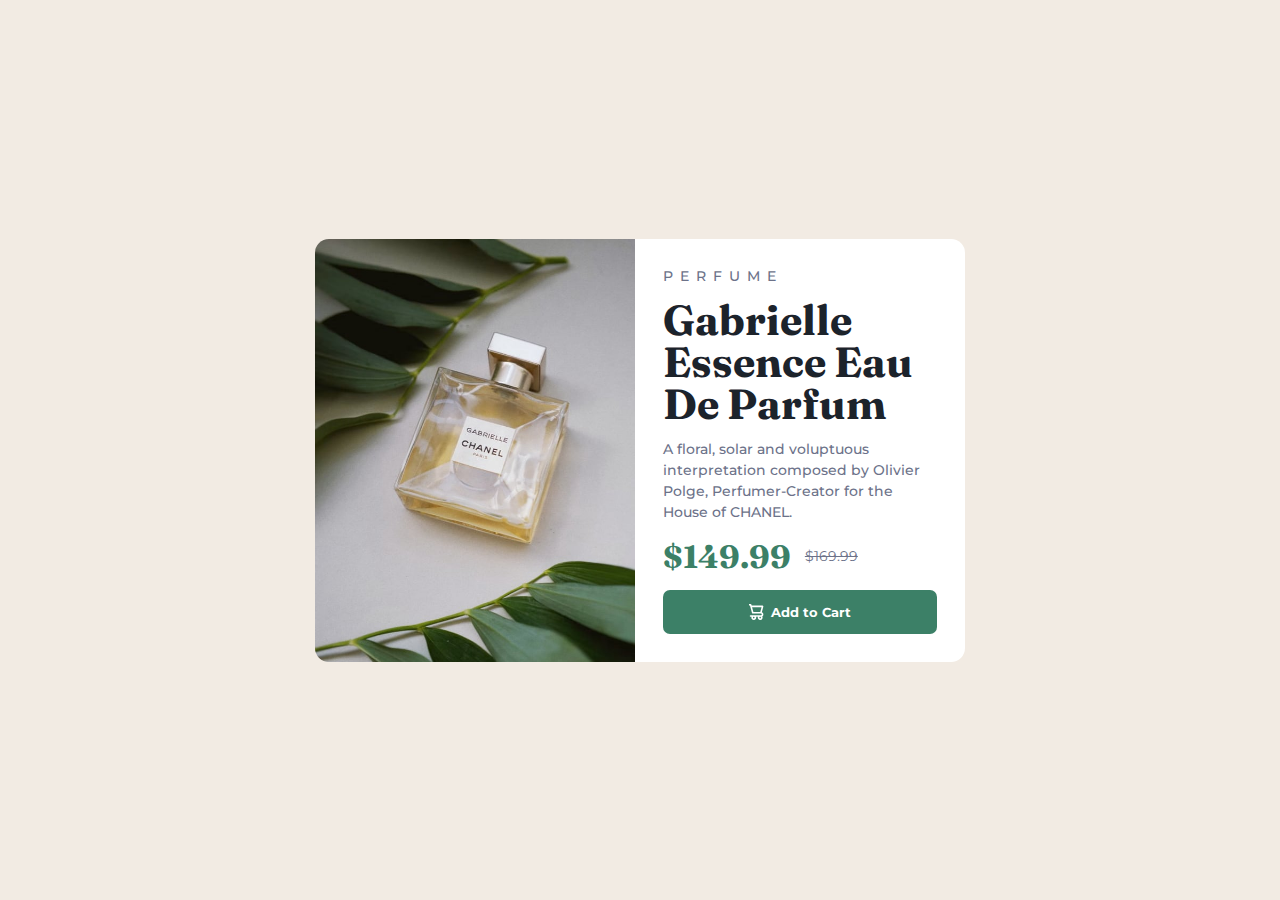
<file: semana01/dia1/Ejercicio 1/product-preview-card-component-main/index.html>
<!DOCTYPE html>
<html lang="en">
<head>
  <meta charset="UTF-8">
  <meta name="viewport" content="width=device-width, initial-scale=1.0">
  <title>Document</title>
  <link rel="stylesheet" href="./styles.css">
</head>
<body>
 <main>
  <section class="photo"></section>
    <section class="content">
      <h3>
      Perfume
      </h3>

      <h1>
      Gabrielle Essence Eau De Parfum
      </h1>
  
      <p>A floral, solar and voluptuous interpretation composed by Olivier Polge, 
      Perfumer-Creator for the House of CHANEL.
      </p>

      <div>
      <span>$149.99</span>
      <s>$169.99</s>
      </div>
      <button>
        <img src="./images/icon-cart.svg" alt="Cart icon" />
      Add to Cart
      </button>
    </section>
 </main> 

</body>
</html>
</file>
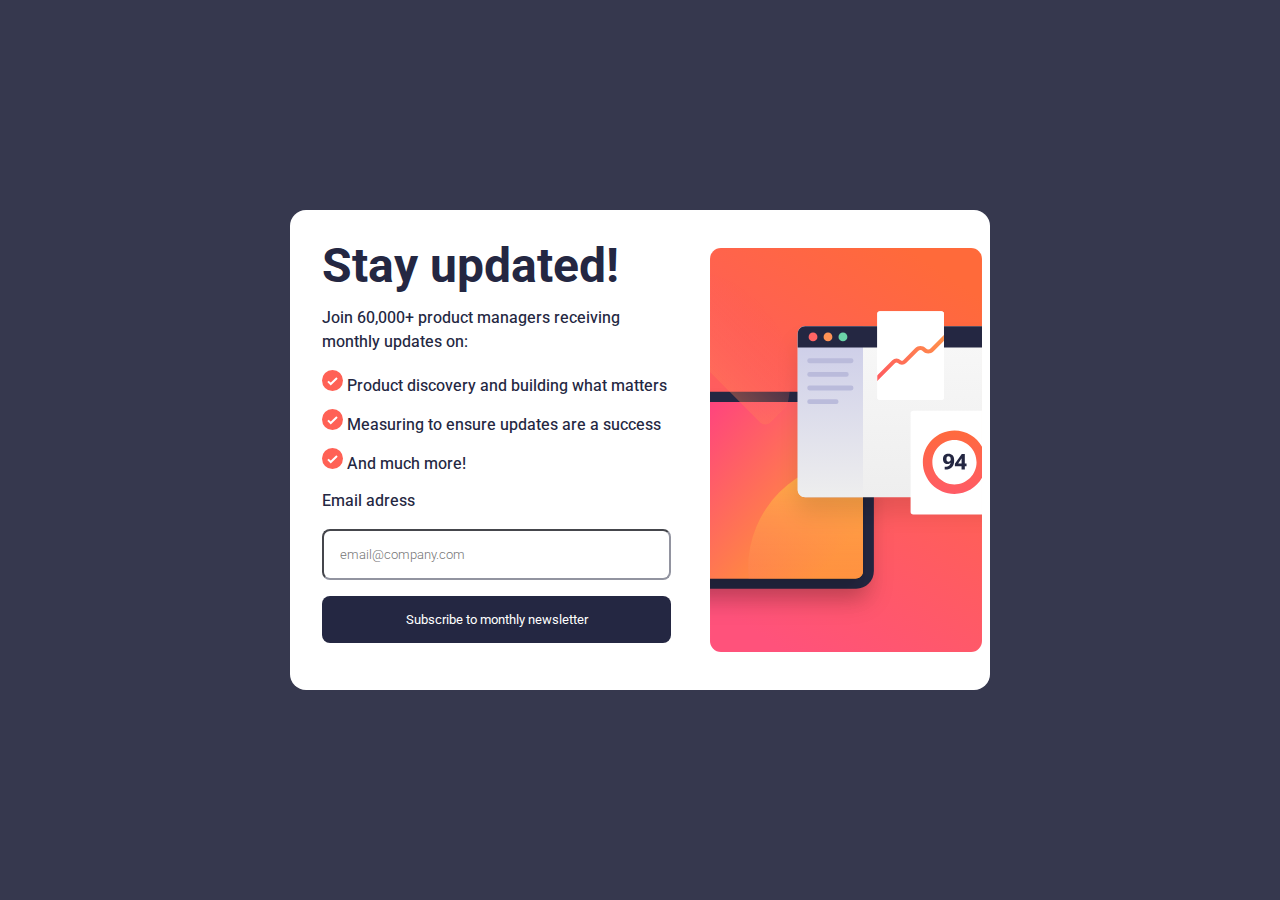
<file: semana01/dia1/Ejercicio 2/newsletter-sign-up-with-success-message-main/index.html>
<!DOCTYPE html>
<html lang="en">
<head>
  <meta charset="UTF-8">
  <meta name="viewport" content="width=device-width, initial-scale=1.0">
  <title>Newsletter Sign-up for With Success Message</title>
  <link rel="stylesheet" href="styles.css">
</head>
<body>
  <main>
  <section class="content">
    <h1>
      Stay updated!
    </h1>
    <p>
      Join 60,000+ product managers receiving monthly updates on:
    </p>
    <div>
      <a>
        <img src="./assets/images/icon-list.svg" alt="">
        Product discovery and building what matters
      </a>
      <a>
        <img src="./assets/images/icon-list.svg" alt="">
        Measuring to ensure updates are a success
      </a>
      <a>
        <img src="./assets/images/icon-list.svg" alt="">
        And much more!
      </a>
    </div>
    <p 2>
      Email adress
    </p>
    <input type="text" placeholder="email@company.com">
    <button>
      Subscribe to monthly newsletter
    </button>

  </section>
  <section class="photo"></section>
</main>    
</body>
</html>
</file>
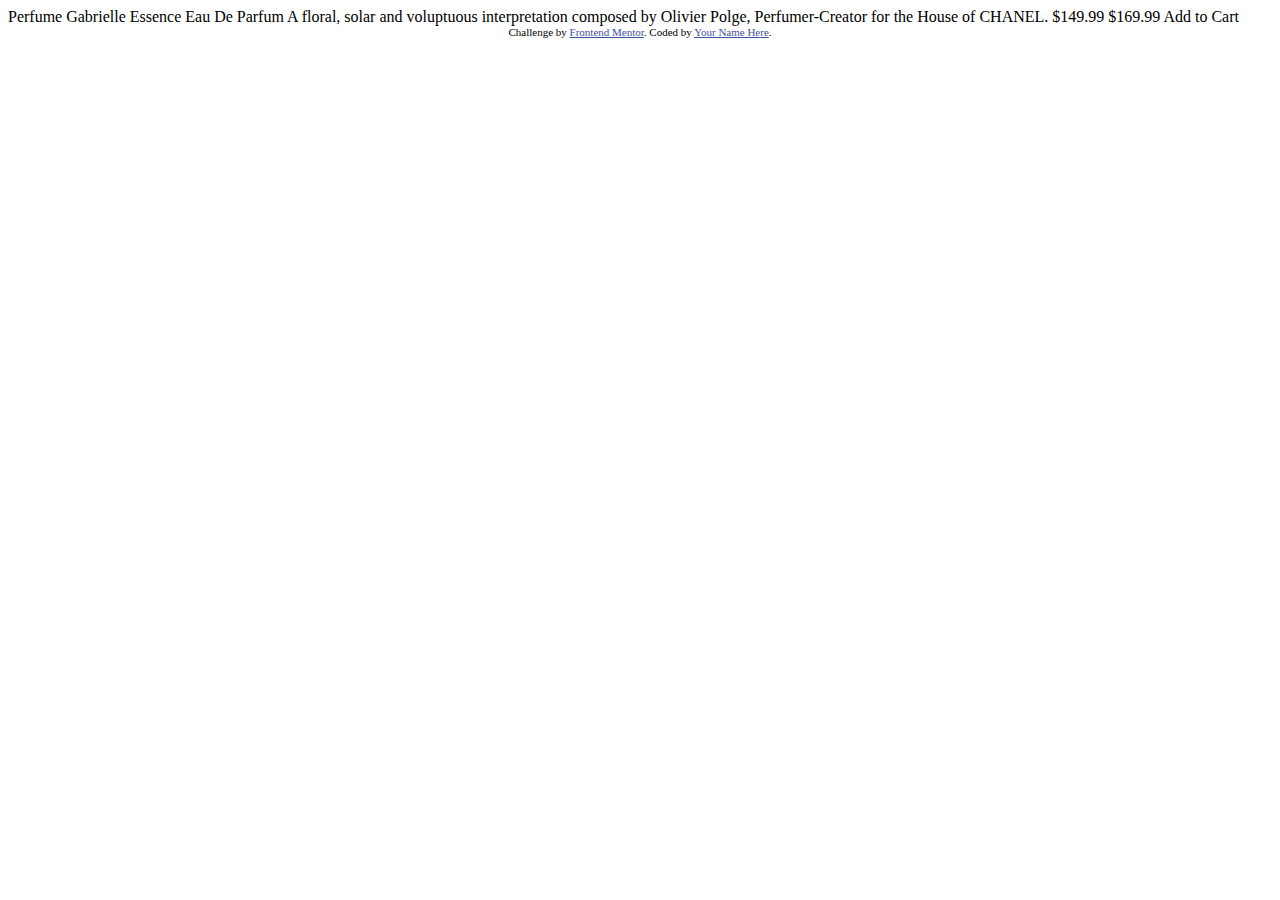
<file: semana01/dia1/Ejercicio 1/product-preview-card-component-main/index copy.html>
<!DOCTYPE html>
<html lang="en">
<head>
  <meta charset="UTF-8">
  <meta name="viewport" content="width=device-width, initial-scale=1.0"> <!-- displays site properly based on user's device -->

  <link rel="icon" type="image/png" sizes="32x32" href="./images/favicon-32x32.png">
  
  <title>Frontend Mentor | Product preview card component</title>

  <!-- Feel free to remove these styles or customise in your own stylesheet 👍 -->
  <style>
    .attribution { font-size: 11px; text-align: center; }
    .attribution a { color: hsl(228, 45%, 44%); }
  </style>
</head>
<body>

  Perfume

  Gabrielle Essence Eau De Parfum

  A floral, solar and voluptuous interpretation composed by Olivier Polge, 
  Perfumer-Creator for the House of CHANEL.

  $149.99
  $169.99

  Add to Cart
  
  <div class="attribution">
    Challenge by <a href="https://www.frontendmentor.io?ref=challenge" target="_blank">Frontend Mentor</a>. 
    Coded by <a href="#">Your Name Here</a>.
  </div>
</body>
</html>
</file>
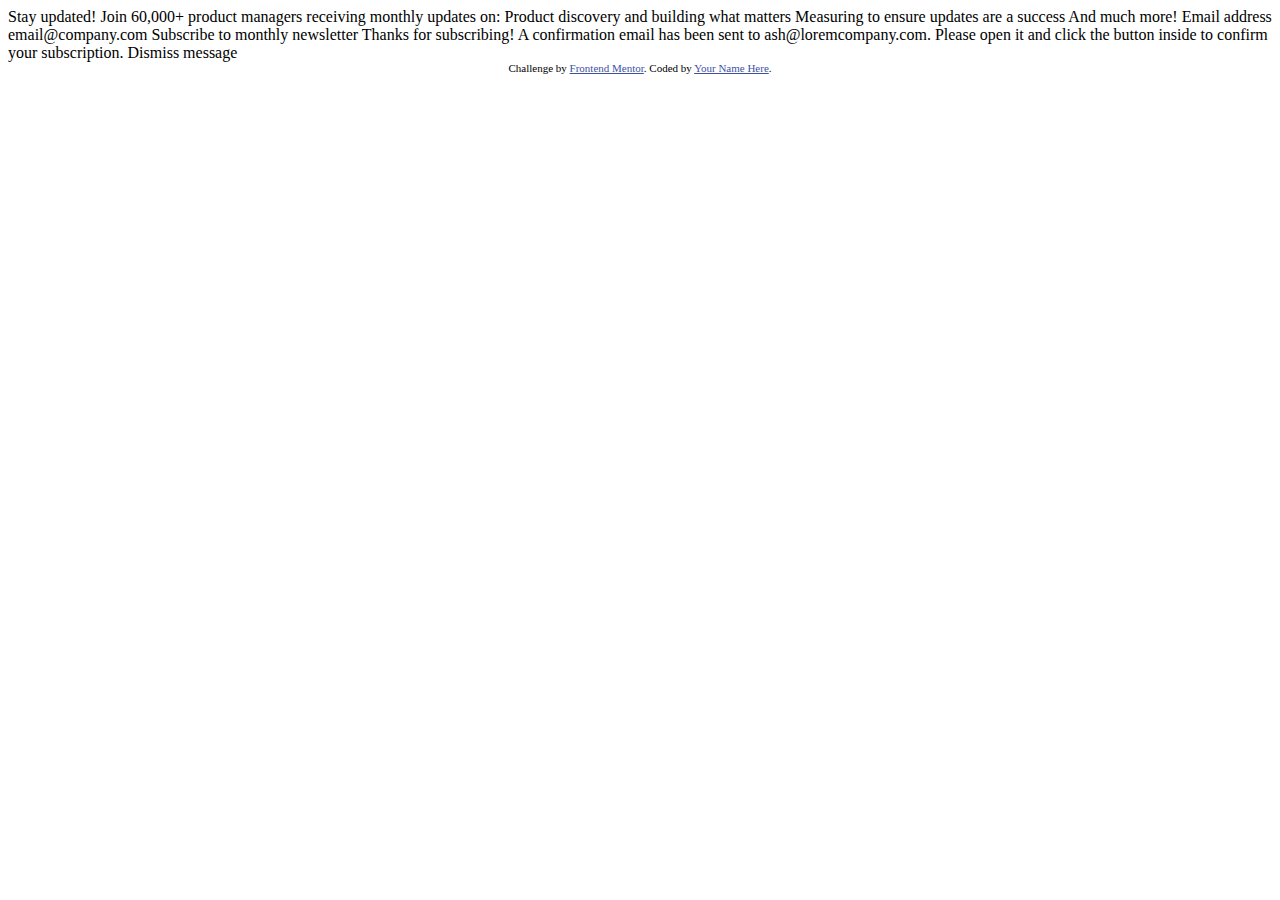
<file: semana01/dia1/Ejercicio 2/newsletter-sign-up-with-success-message-main/index copy.html>
<!DOCTYPE html>
<html lang="en">
<head>
  <meta charset="UTF-8">
  <meta name="viewport" content="width=device-width, initial-scale=1.0"> <!-- displays site properly based on user's device -->

  <link rel="icon" type="image/png" sizes="32x32" href="./assets/images/favicon-32x32.png">
  
  <title>Frontend Mentor | Newsletter sign-up form with success message</title>

  <!-- Feel free to remove these styles or customise in your own stylesheet 👍 -->
  <style>
    .attribution { font-size: 11px; text-align: center; }
    .attribution a { color: hsl(228, 45%, 44%); }
  </style>
</head>
<body>

  <!-- Sign-up form start -->

  Stay updated!

  Join 60,000+ product managers receiving monthly updates on:

  Product discovery and building what matters
  Measuring to ensure updates are a success
  And much more!

  Email address
  email@company.com

  Subscribe to monthly newsletter

  <!-- Sign-up form end -->

  <!-- Success message start -->

  Thanks for subscribing!

  A confirmation email has been sent to ash@loremcompany.com. 
  Please open it and click the button inside to confirm your subscription.

  Dismiss message

  <!-- Success message end -->
  
  <div class="attribution">
    Challenge by <a href="https://www.frontendmentor.io?ref=challenge" target="_blank">Frontend Mentor</a>. 
    Coded by <a href="#">Your Name Here</a>.
  </div>
</body>
</html>
</file>
<file: semana01/dia1/Ejercicio 1/product-preview-card-component-main/styles.css>
@import url('https://fonts.googleapis.com/css2?family=Fraunces:ital,opsz,wght@0,9..144,100..900;1,9..144,100..900&family=Montserrat:ital,wght@0,100..900;1,100..900&display=swap');

/*
font-family: "Fraunces", serif;
font-family: "Montserrat", sans-serif;
*/

body {
  margin: 0;

  background-color: hsl(30, 38%, 92%);
  font-size: 14px;
  font-family: "Montserrat", sans-serif;

  display: flex; /* Flexbox */
  justify-content: center;
  align-items: center;

  height: 100vh;
}

main {
  /* border: 3px solid red; */

  width: 650px;
  min-height: 400px;

  display: flex;

  border-radius: 14px;
  overflow: hidden;
}

.photo {
  /* border: 5px solid green; */

  width: 350px;

  background-image: url(./images/image-product-desktop.jpg);
  background-size: cover;
  background-repeat: no-repeat;
}

.content {
  /* border: 5px solid blue; */

  width: 300px;

  background-color: hsl(0, 0%, 100%);

  padding: 28px;

  display: flex;
  flex-direction: column;
  gap: 14px;
}

.content h3 {
  margin: 0;

  text-transform: uppercase;
  font-weight: 500;
  font-size: 14px;
  letter-spacing: 7px;
  color: hsl(228, 12%, 48%);
}

.content h1 {
  margin: 0;

  font-family: "Fraunces", serif;
  font-size: 42px; /* 14px * 3 = 42px */
  line-height: 1;
  color: hsl(212, 21%, 14%);
}

.content p {
  margin: 0;

  font-weight: 500;
  line-height: 1.5;
  color: hsl(228, 12%, 48%);
  
  /* text-align: justify; */
}

.content div {
  display: flex;
  align-items: center;
  gap: 14px;
}

.content span {
  font-family: "Fraunces", serif;
  font-size: 32px;
  font-weight: 700;
  color: hsl(158, 36%, 37%);
}

.content s {
  color: hsl(228, 12%, 48%);
}

.content button {
  border: 0;

  font-family: "Montserrat", sans-serif;
  font-weight: 700;
  background-color: hsl(158, 36%, 37%);
  color: hsl(0, 0%, 100%);

  padding: 14px;

  display: flex;
  justify-content: center;
  gap: 7px;

  cursor: pointer;
  border-radius: 7px;
}
</file>
<file: semana01/dia1/Ejercicio 2/newsletter-sign-up-with-success-message-main/styles.css>
@import url('https://fonts.googleapis.com/css2?family=Fraunces:ital,opsz,wght@0,9..144,100..900;1,9..144,100..900&family=Montserrat:ital,wght@0,100..900;1,100..900&family=Roboto:ital,wght@0,100;0,300;0,400;0,500;0,700;0,900;1,100;1,300;1,400;1,500;1,700;1,900&display=swap');

/*font-family: "Roboto", sans-serif;*/

body{
    margin: 0;

    background-color:hsl(235, 18%, 26%);

    display: flex;
    justify-content: center;
    align-items: center;

    height: 100vh;
}
main{
    width: 700px ;
    height: 480px;

    display: flex;
    border-radius: 16px;
    overflow: hidden;
}
.content {
    width: 450px;

    background-color: hsl(0, 0%, 100%);

    padding: 32px;

    display: flex;
    flex-direction: column;
    gap: 16px;
}
.content h1{
    margin: 0;

    font-family: "Roboto", sans-serif;
    font-size: 48px;
    line-height: 1;
    color: hsl(234, 29%, 20%) ;    
}
.content p{

    margin: 0;

    font-family: "Roboto", sans-serif;
    font-weight: 450;
    line-height: 1.5;
    color: hsl(234, 29%, 20%) ;  
}
.content div{
    display: flex;
    flex-direction: column;
    gap: 14px;
}
.content a {
    font-family: "Roboto", sans-serif;
    font-weight: 450;
    color: hsl(234, 29%, 20%) ;  
}
.content input{
    
    font-family: "Roboto", sans-serif;
    font-weight: 300;
    background-color: hsl(0, 0%, 100%);
    border-radius: 8px;
    border-color: hsl(231, 7%, 60%);

    padding: 16px;

    display: flex;
    gap: 8px;    
}
.content button{
    border: 0;

    font-family: "Roboto", sans-serif;
    background-color: hsl(234, 29%, 20%);
    color: hsl(0, 0%, 100%);

    padding: 16px;
    justify-content: center;
    gap: 8px;

    cursor: pointer;
    border-radius: 8px;
    
}
.photo{
    width: 350px;

    background-image: url(./assets/images/illustration-sign-up-desktop.svg);
    background-color:hsl(0, 0%, 100%);
    background-size: 95%;
    background-position: center;
    background-repeat: no-repeat;
    padding-right: 15px;
    
}
</file>
